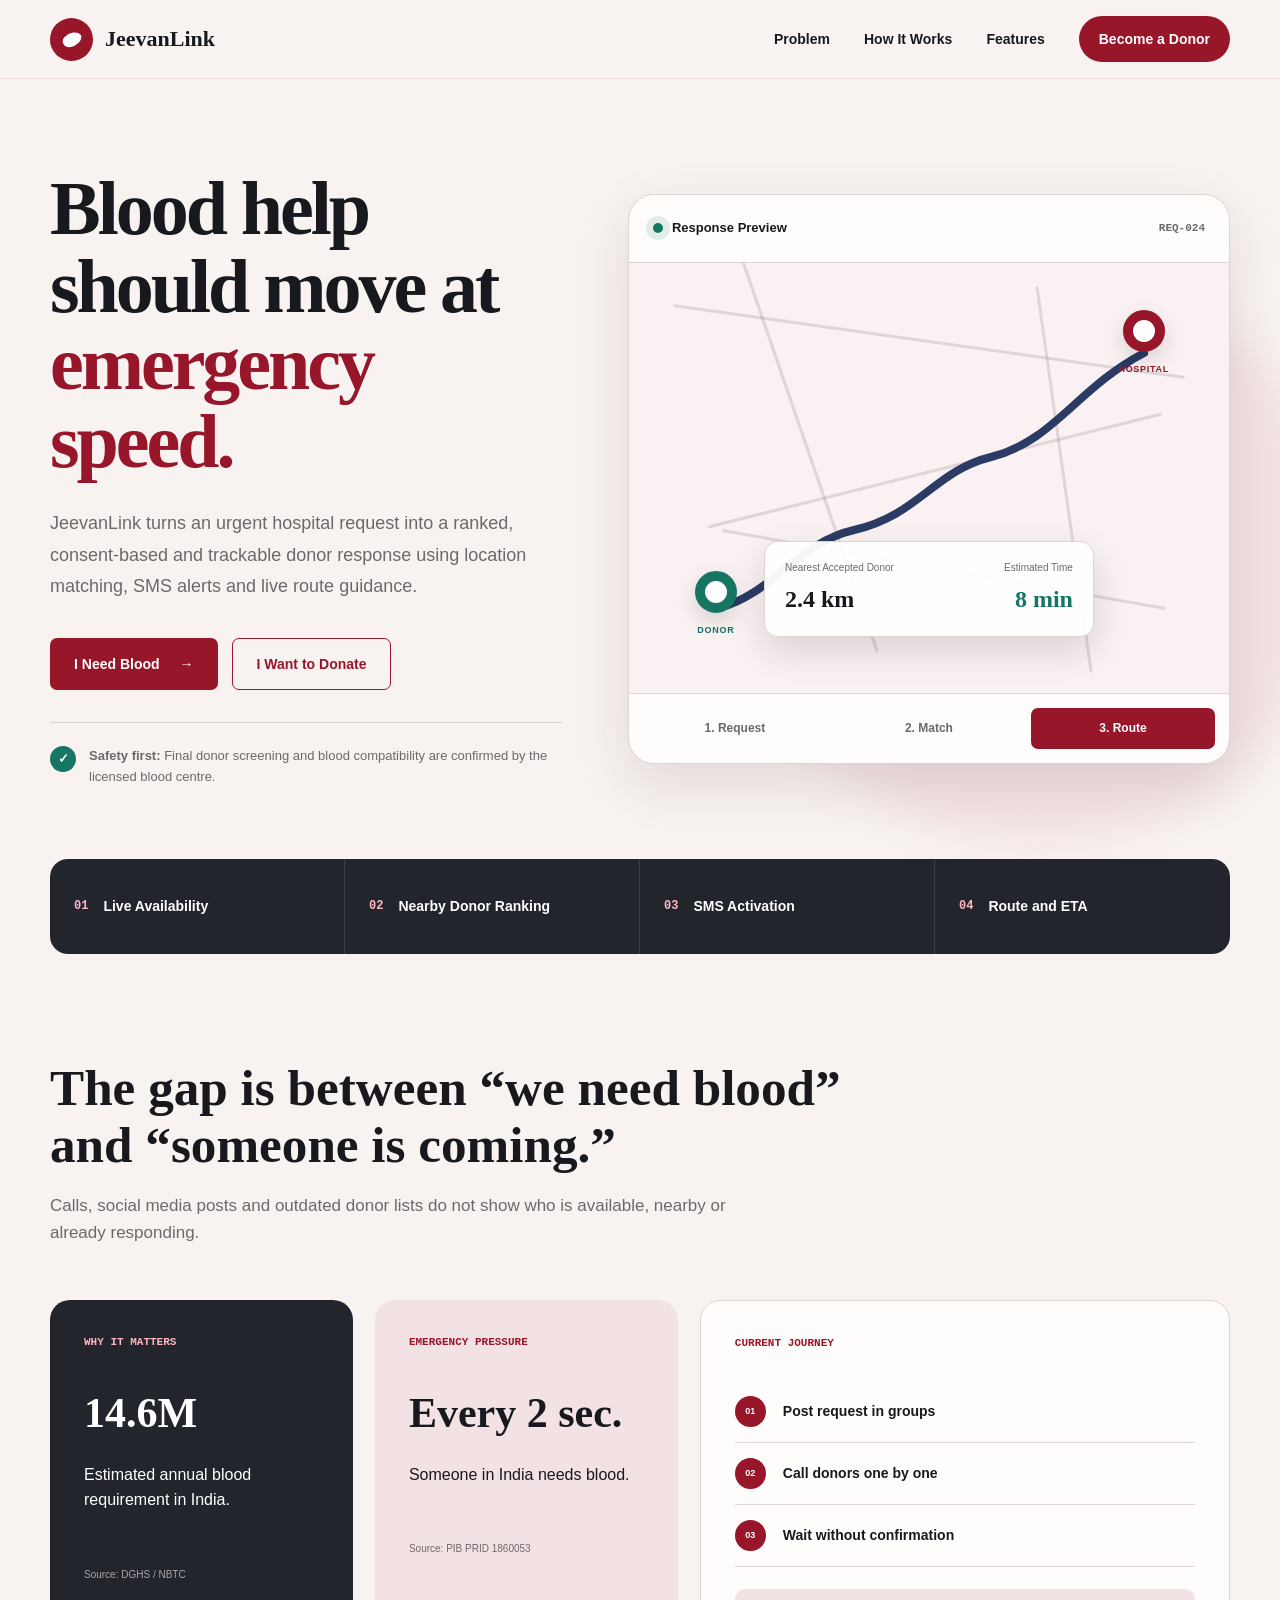
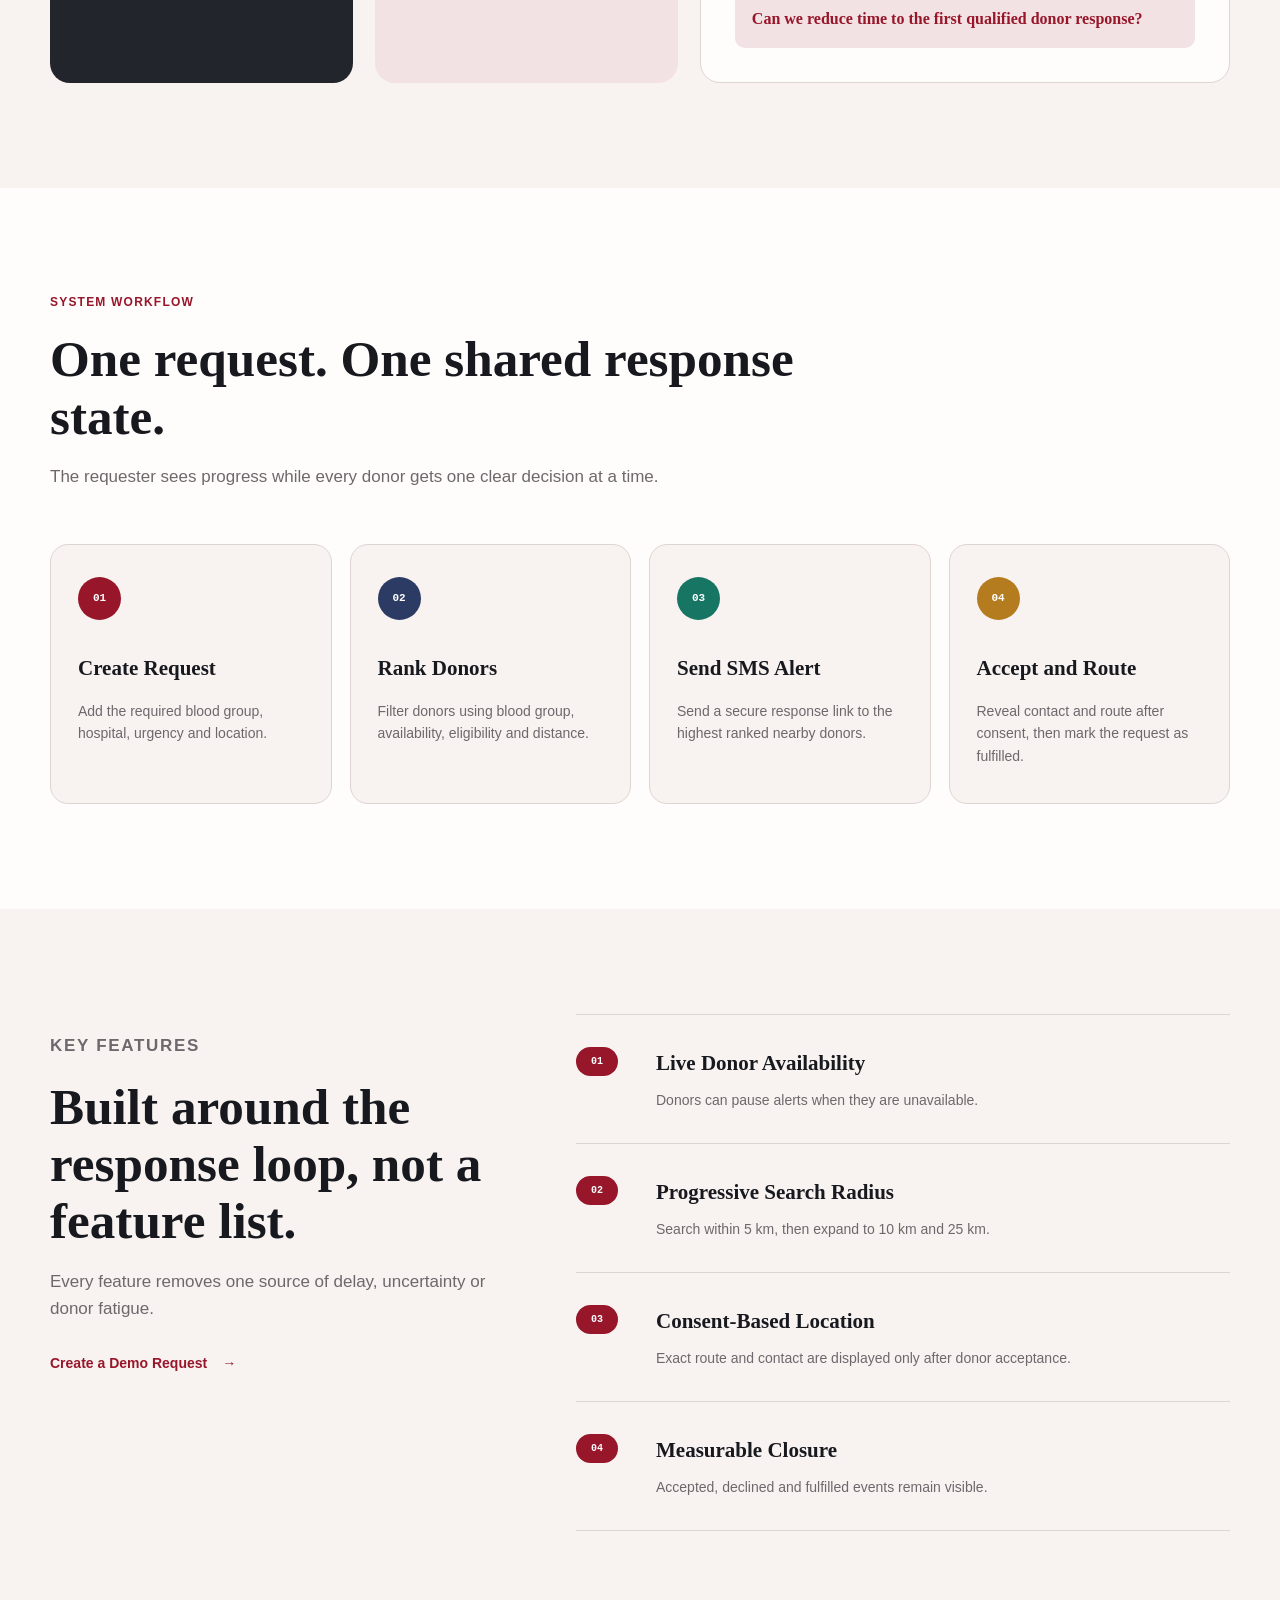
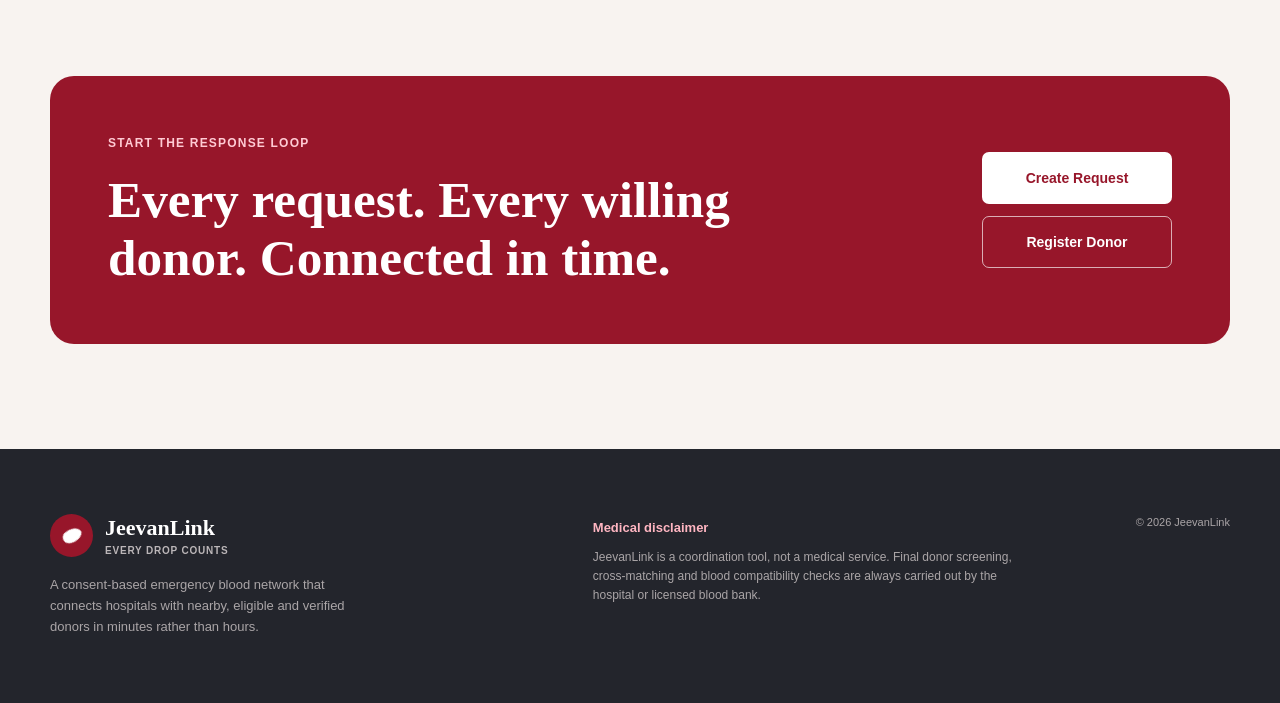
<file: frontend/index.html>
<!DOCTYPE html>
<html lang="en">
<head>
    <meta charset="UTF-8">

    <meta
        name="viewport"
        content="width=device-width, initial-scale=1.0"
    >

    <meta
        name="description"
        content="LifeLink connects urgent blood requests with nearby available donors."
    >

    <title>JeevanLink</title>

    <link rel="stylesheet" href="index.css">
    <script src="index.js" defer></script>
</head>
<body>

    <!-- ================= NAVBAR ================= -->

    <header class="header">

        <nav class="navbar container">

            <a href="#home" class="logo">

                <span class="logo-icon">
                    <span class="blood-drop"></span>
                </span>

                <span class="logo-text">
                    <strong>JeevanLink</strong>
                </span>

            </a>

            <button
                class="menu-button"
                id="menuButton"
                aria-label="Open menu"
                aria-expanded="false"
            >
                <span></span>
                <span></span>
                <span></span>
            </button>

            <div class="nav-links" id="navLinks">

                <a href="#problem">Problem</a>

                <a href="#workflow">How It Works</a>

                <a href="#features">Features</a>

                <a href="donar.html" class="nav-donor-button">
                    Become a Donor
                </a>

            </div>

        </nav>

    </header>


    <main>

        <!-- ================= HERO SECTION ================= -->

        <section class="hero" id="home">

            <div class="container hero-container">

                <!-- Hero Content -->

                <div class="hero-content reveal">

                    <h1>
                        Blood help should move at
                        <span>emergency speed.</span>
                    </h1>

                    <p class="hero-description">
                        JeevanLink turns an urgent hospital request into a
                        ranked, consent-based and trackable donor response
                        using location matching, SMS alerts and live route
                        guidance.
                    </p>

                    <div class="hero-buttons">

                        <a
                            href="request.html"
                            class="primary-button"
                        >
                            I Need Blood
                            <span>→</span>
                        </a>

                        <a
                            href="donar.html"
                            class="secondary-button"
                        >
                            I Want to Donate
                        </a>

                    </div>

                    <div class="safety-message">

                        <span class="check-icon">✓</span>

                        <p>
                            <strong>Safety first:</strong>
                            Final donor screening and blood compatibility
                            are confirmed by the licensed blood centre.
                        </p>

                    </div>

                </div>


                <!-- Map Preview -->

                <div class="hero-map reveal">

                    <div class="map-card">

                        <div class="map-card-header">

                            <div class="live-status">
                                <span class="live-dot"></span>
                                Response Preview
                            </div>

                            <span class="request-number">
                                REQ-024
                            </span>

                        </div>


                        <div class="map-area" id="mapArea">

                            <!-- Decorative roads -->

                            <span class="road road-one"></span>
                            <span class="road road-two"></span>
                            <span class="road road-three"></span>
                            <span class="road road-four"></span>
                            <span class="road road-five"></span>


                            <!-- Route line -->

                            <svg
                                class="route-svg"
                                viewBox="0 0 600 430"
                                aria-label="Route from donor to hospital"
                            >
                                <path
                                    d="
                                        M90 345
                                        C145 330 168 280 225 267
                                        C290 252 305 208 362 194
                                        C425 178 448 125 515 90
                                    "
                                />
                            </svg>


                            <!-- Donor Marker -->

                            <div class="location-marker donor-marker">

                                <span class="marker-circle"></span>

                                <small>DONOR</small>

                            </div>


                            <!-- Hospital Marker -->

                            <div class="location-marker hospital-marker">

                                <span class="marker-circle"></span>

                                <small>HOSPITAL</small>

                            </div>


                            <!-- Route Information -->

                            <div class="route-information">

                                <div>

                                    <small id="routeLabel">
                                        Nearest Accepted Donor
                                    </small>

                                    <strong id="routeDistance">
                                        2.4 km
                                    </strong>

                                </div>

                                <div class="eta-information">

                                    <small>Estimated Time</small>

                                    <strong id="routeTime">
                                        8 min
                                    </strong>

                                </div>

                            </div>

                        </div>


                        <!-- Preview Buttons -->

                        <div class="preview-buttons">

                            <button
                                type="button"
                                class="preview-button"
                                data-state="request"
                            >
                                1. Request
                            </button>

                            <button
                                type="button"
                                class="preview-button"
                                data-state="match"
                            >
                                2. Match
                            </button>

                            <button
                                type="button"
                                class="preview-button active"
                                data-state="route"
                            >
                                3. Route
                            </button>

                        </div>

                    </div>

                </div>

            </div>


            <!-- Capability Strip -->

            <div class="container">

                <div class="capability-strip reveal">

                    <div class="capability">

                        <strong>01</strong>

                        <span>Live Availability</span>

                    </div>

                    <div class="capability">

                        <strong>02</strong>

                        <span>Nearby Donor Ranking</span>

                    </div>

                    <div class="capability">

                        <strong>03</strong>

                        <span>SMS Activation</span>

                    </div>

                    <div class="capability">

                        <strong>04</strong>

                        <span>Route and ETA</span>

                    </div>

                </div>

            </div>

        </section>


        <!-- ================= PROBLEM SECTION ================= -->

        <section class="section problem-section" id="problem">

            <div class="container">

                <div class="section-heading reveal">

                    <h2>
                        The gap is between “we need blood”
                        and “someone is coming.”
                    </h2>

                    <p>
                        Calls, social media posts and outdated donor lists
                        do not show who is available, nearby or already
                        responding.
                    </p>

                </div>


                <div class="problem-cards">

                    <article class="problem-card dark-card reveal">

                        <p class="card-label">
                            WHY IT MATTERS
                        </p>

                        <h3>14.6M</h3>

                        <p>
                            Estimated annual blood requirement in India.
                        </p>

                        <small>
                            Source: DGHS / NBTC
                        </small>

                    </article>


                    <article class="problem-card light-card reveal">

                        <p class="card-label">
                            EMERGENCY PRESSURE
                        </p>

                        <h3>Every 2 sec.</h3>

                        <p>
                            Someone in India needs blood.
                        </p>

                        <small>
                            Source: PIB PRID 1860053
                        </small>

                    </article>


                    <article class="problem-card journey-card reveal">

                        <p class="card-label">
                            CURRENT JOURNEY
                        </p>

                        <div class="journey-step">
                            <span>01</span>
                            <p>Post request in groups</p>
                        </div>

                        <div class="journey-step">
                            <span>02</span>
                            <p>Call donors one by one</p>
                        </div>

                        <div class="journey-step">
                            <span>03</span>
                            <p>Wait without confirmation</p>
                        </div>

                        <div class="journey-question">
                            Can we reduce time to the first qualified
                            donor response?
                        </div>

                    </article>

                </div>

            </div>

        </section>


        <!-- ================= WORKFLOW SECTION ================= -->

        <section class="section workflow-section" id="workflow">

            <div class="container">

                <div class="section-heading reveal">

                    <p class="small-heading red-text">
                        SYSTEM WORKFLOW
                    </p>

                    <h2>
                        One request. One shared response state.
                    </h2>

                    <p>
                        The requester sees progress while every donor gets
                        one clear decision at a time.
                    </p>

                </div>


                <div class="workflow-grid">

                    <article class="workflow-card reveal">

                        <span class="step-number">01</span>

                        <h3>Create Request</h3>

                        <p>
                            Add the required blood group, hospital,
                            urgency and location.
                        </p>

                    </article>


                    <article class="workflow-card reveal">

                        <span class="step-number blue-number">02</span>

                        <h3>Rank Donors</h3>

                        <p>
                            Filter donors using blood group, availability,
                            eligibility and distance.
                        </p>

                    </article>


                    <article class="workflow-card reveal">

                        <span class="step-number green-number">03</span>

                        <h3>Send SMS Alert</h3>

                        <p>
                            Send a secure response link to the highest
                            ranked nearby donors.
                        </p>

                    </article>


                    <article class="workflow-card reveal">

                        <span class="step-number gold-number">04</span>

                        <h3>Accept and Route</h3>

                        <p>
                            Reveal contact and route after consent, then
                            mark the request as fulfilled.
                        </p>

                    </article>

                </div>

            </div>

        </section>


        <!-- ================= FEATURES SECTION ================= -->

        <section class="section features-section" id="features">

            <div class="container features-container">

                <div class="features-heading reveal">

                    <p class="small-heading red-text">
                        KEY FEATURES
                    </p>

                    <h2>
                        Built around the response loop,
                        not a feature list.
                    </h2>

                    <p>
                        Every feature removes one source of delay,
                        uncertainty or donor fatigue.
                    </p>

                    <a href="request.html" class="text-link">
                        Create a Demo Request
                        <span>→</span>
                    </a>

                </div>


                <div class="feature-list">

                    <article class="feature-item reveal">

                        <span>01</span>

                        <div>

                            <h3>Live Donor Availability</h3>

                            <p>
                                Donors can pause alerts when they are
                                unavailable.
                            </p>

                        </div>

                    </article>


                    <article class="feature-item reveal">

                        <span>02</span>

                        <div>

                            <h3>Progressive Search Radius</h3>

                            <p>
                                Search within 5 km, then expand to
                                10 km and 25 km.
                            </p>

                        </div>

                    </article>


                    <article class="feature-item reveal">

                        <span>03</span>

                        <div>

                            <h3>Consent-Based Location</h3>

                            <p>
                                Exact route and contact are displayed
                                only after donor acceptance.
                            </p>

                        </div>

                    </article>


                    <article class="feature-item reveal">

                        <span>04</span>

                        <div>

                            <h3>Measurable Closure</h3>

                            <p>
                                Accepted, declined and fulfilled events
                                remain visible.
                            </p>

                        </div>

                    </article>

                </div>

            </div>

        </section>


        <!-- ================= FINAL CTA ================= -->

        <section class="final-section">

            <div class="container">

                <div class="final-card reveal">

                    <div>

                        <p class="small-heading light-heading">
                            START THE RESPONSE LOOP
                        </p>

                        <h2>
                            Every request. Every willing donor.
                            Connected in time.
                        </h2>

                    </div>

                    <div class="final-buttons">

                        <a
                            href="request.html"
                            class="white-button"
                        >
                            Create Request
                        </a>

                        <a
                            href="donar.html"
                            class="outline-button"
                        >
                            Register Donor
                        </a>

                    </div>

                </div>

            </div>

        </section>

    </main>


    <!-- ================= FOOTER ================= -->

    <footer class="footer">

        <div class="container footer-container">

            <div>

                <a href="#home" class="logo footer-logo">

                    <span class="logo-icon">
                        <span class="blood-drop"></span>
                    </span>

                    <span class="logo-text">
                        <strong>JeevanLink</strong>
                        <small>Every drop counts</small>
                    </span>

                </a>

                <p>
                    A consent-based emergency blood network that connects
                    hospitals with nearby, eligible and verified donors in
                    minutes rather than hours.
                </p>

            </div>


            <div class="footer-warning">

                <strong>Medical disclaimer</strong>

                <p>
                    JeevanLink is a coordination tool, not a medical
                    service. Final donor screening, cross-matching and
                    blood compatibility checks are always carried out by
                    the hospital or licensed blood bank.
                </p>

            </div>


            <div>

                <p class="copyright">
                    &copy; <span id="currentYear">2026</span> JeevanLink
                </p>

            </div>

        </div>

    </footer>

</body>

</html>
</file>
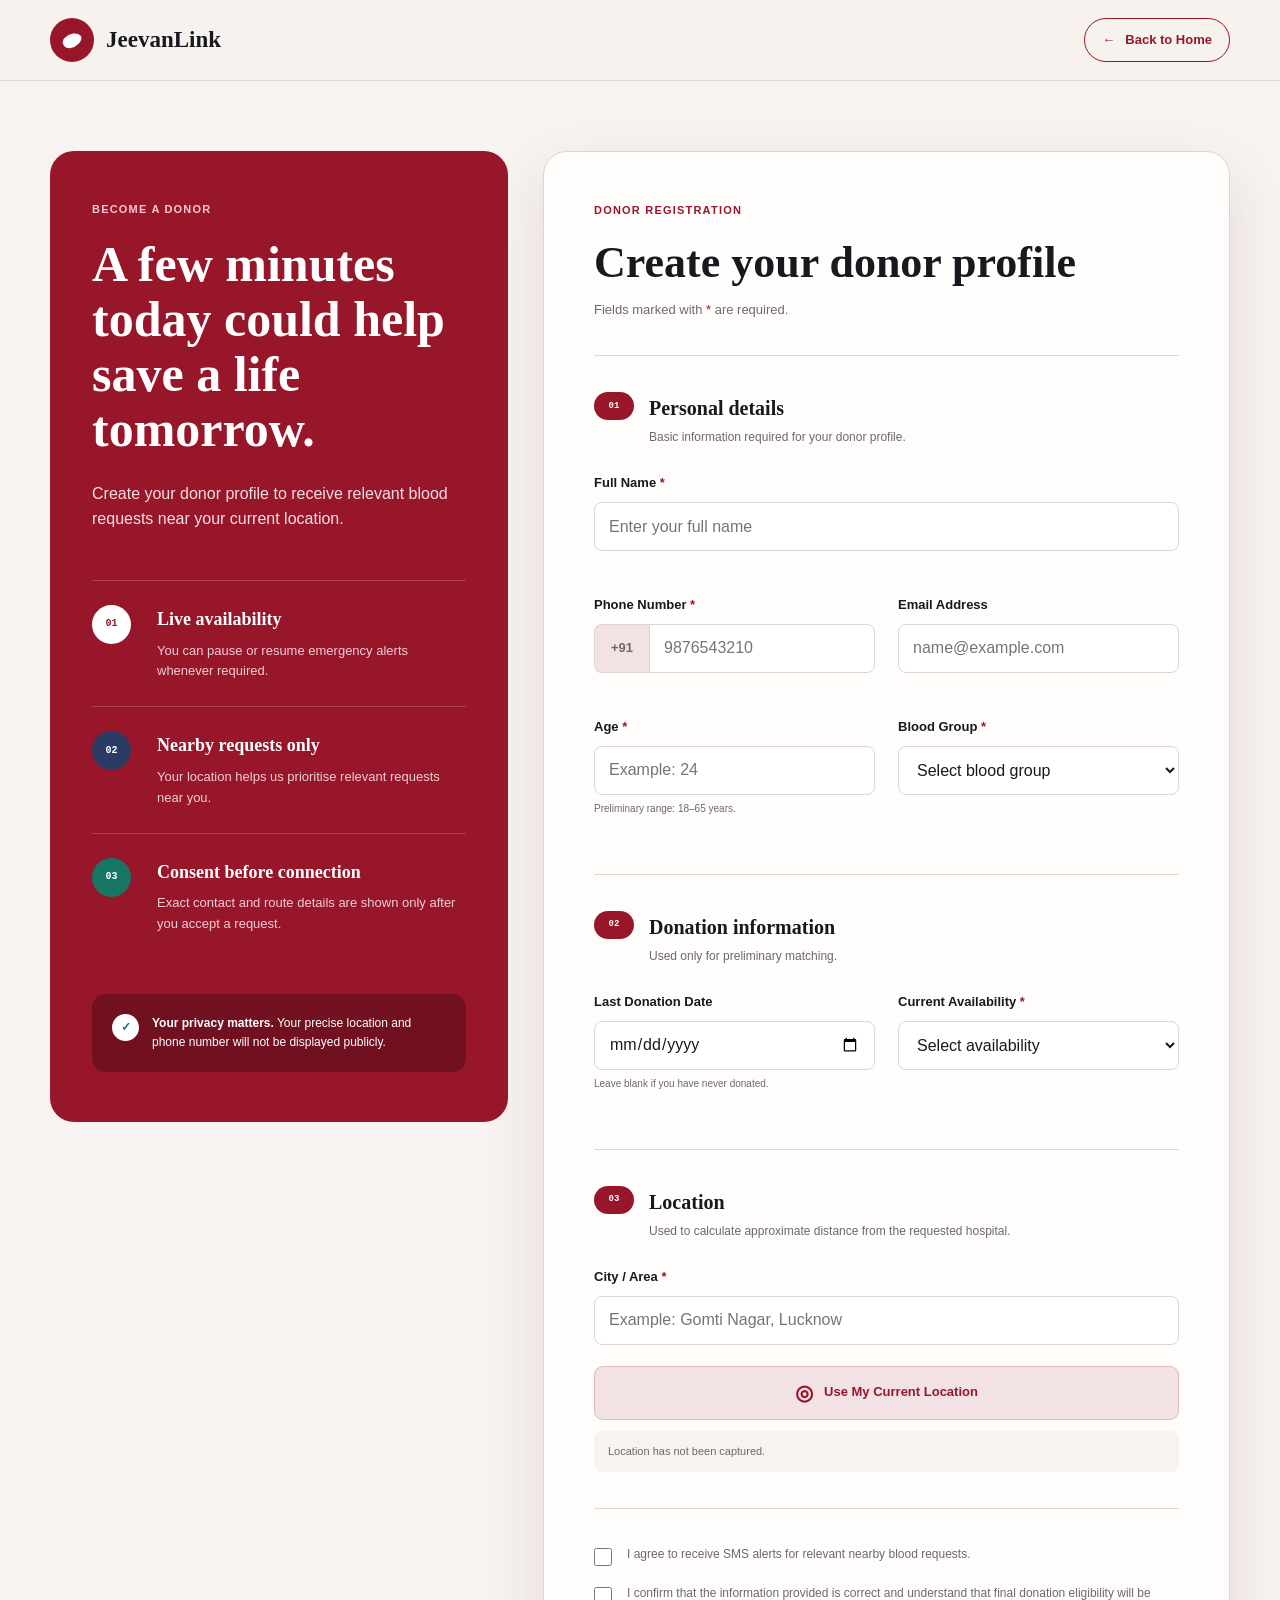
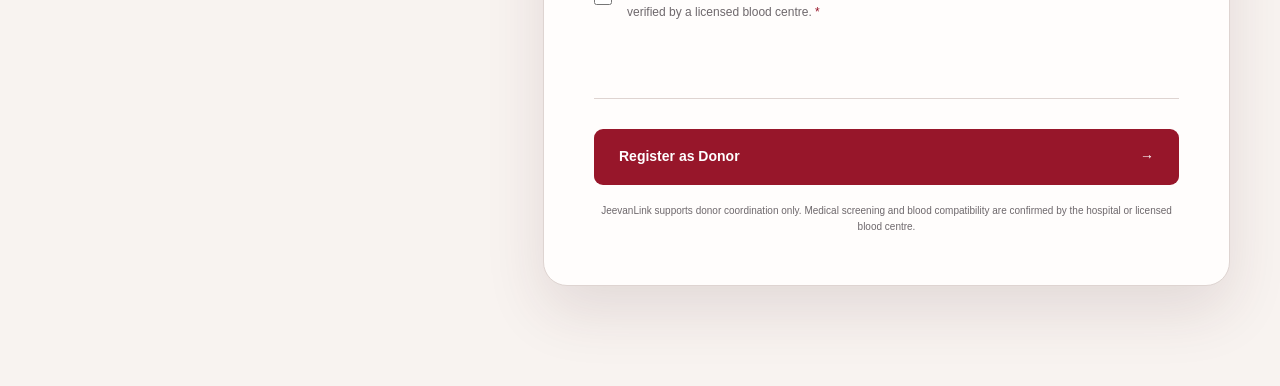
<file: frontend/donar.html>
<!DOCTYPE html>
<html lang="en">

<head>

    <meta charset="UTF-8">

    <meta
        name="viewport"
        content="width=device-width, initial-scale=1.0"
    >

    <meta
        name="description"
        content="Register as a blood donor on JeevanLink."
    >

    <title>Register as Donor | JeevanLink</title>

    <link rel="stylesheet" href="donar.css" >
    

</head>


<body>

    <!-- ================= NAVBAR ================= -->

    <header class="header">

        <nav class="navbar container">

            <a href="index.html" class="brand">

                <span class="brand-icon">
                    <span class="blood-drop"></span>
                </span>

                <span class="brand-name">
                    <strong>JeevanLink</strong>
                </span>

            </a>


            <a href="index.html" class="home-link">

                <span aria-hidden="true">←</span>

                Back to Home

            </a>

        </nav>

    </header>


    <!-- ================= MAIN CONTENT ================= -->

    <main class="main-section">

        <div class="container registration-layout">


            <!-- ================= LEFT PANEL ================= -->

            <section class="information-panel">

                <p class="small-heading">
                    BECOME A DONOR
                </p>

                <h1>
                    A few minutes today could help save a life tomorrow.
                </h1>

                <p class="panel-description">
                    Create your donor profile to receive relevant blood
                    requests near your current location.
                </p>


                <div class="information-list">

                    <div class="information-item">

                        <span class="item-number">01</span>

                        <div>

                            <h2>Live availability</h2>

                            <p>
                                You can pause or resume emergency alerts
                                whenever required.
                            </p>

                        </div>

                    </div>


                    <div class="information-item">

                        <span class="item-number blue-number">
                            02
                        </span>

                        <div>

                            <h2>Nearby requests only</h2>

                            <p>
                                Your location helps us prioritise relevant
                                requests near you.
                            </p>

                        </div>

                    </div>


                    <div class="information-item">

                        <span class="item-number green-number">
                            03
                        </span>

                        <div>

                            <h2>Consent before connection</h2>

                            <p>
                                Exact contact and route details are shown
                                only after you accept a request.
                            </p>

                        </div>

                    </div>

                </div>


                <div class="privacy-note">

                    <span class="privacy-icon">✓</span>

                    <p>
                        <strong>Your privacy matters.</strong>

                        Your precise location and phone number will not
                        be displayed publicly.
                    </p>

                </div>

            </section>


            <!-- ================= FORM PANEL ================= -->

            <section class="form-panel">

                <div class="form-heading">

                    <p class="small-heading red-heading">
                        DONOR REGISTRATION
                    </p>

                    <h2>Create your donor profile</h2>

                    <p>
                        Fields marked with
                        <span class="required-star">*</span>
                        are required.
                    </p>

                </div>


                <!-- Form Message -->

                <div
                    class="form-message"
                    id="formMessage"
                    role="alert"
                    aria-live="polite"
                ></div>


                <form id="donorForm" novalidate>


                    <!-- Personal Details -->

                    <div class="form-section">

                        <div class="section-title">

                            <span>01</span>

                            <div>

                                <h3>Personal details</h3>

                                <p>
                                    Basic information required for your
                                    donor profile.
                                </p>

                            </div>

                        </div>


                        <div class="form-grid">

                            <div class="form-group full-width">

                                <label for="fullName">

                                    Full Name

                                    <span class="required-star">*</span>

                                </label>

                                <input
                                    type="text"
                                    id="fullName"
                                    name="fullName"
                                    placeholder="Enter your full name"
                                    autocomplete="name"
                                    required
                                >

                                <small
                                    class="error-message"
                                    id="fullNameError"
                                ></small>

                            </div>


                            <div class="form-group">

                                <label for="phoneNumber">

                                    Phone Number

                                    <span class="required-star">*</span>

                                </label>

                                <div class="phone-input">

                                    <span>+91</span>

                                    <input
                                        type="tel"
                                        id="phoneNumber"
                                        name="phoneNumber"
                                        placeholder="9876543210"
                                        maxlength="10"
                                        inputmode="numeric"
                                        autocomplete="tel"
                                        required
                                    >

                                </div>

                                <small
                                    class="error-message"
                                    id="phoneNumberError"
                                ></small>

                            </div>


                            <div class="form-group">

                                <label for="email">
                                    Email Address
                                </label>

                                <input
                                    type="email"
                                    id="email"
                                    name="email"
                                    placeholder="name@example.com"
                                    autocomplete="email"
                                >

                                <small
                                    class="error-message"
                                    id="emailError"
                                ></small>

                            </div>


                            <div class="form-group">

                                <label for="age">

                                    Age

                                    <span class="required-star">*</span>

                                </label>

                                <input
                                    type="number"
                                    id="age"
                                    name="age"
                                    placeholder="Example: 24"
                                    min="18"
                                    max="65"
                                    required
                                >

                                <small
                                    class="input-hint"
                                >
                                    Preliminary range: 18–65 years.
                                </small>

                                <small
                                    class="error-message"
                                    id="ageError"
                                ></small>

                            </div>


                            <div class="form-group">

                                <label for="bloodGroup">

                                    Blood Group

                                    <span class="required-star">*</span>

                                </label>

                                <select
                                    id="bloodGroup"
                                    name="bloodGroup"
                                    required
                                >

                                    <option value="">
                                        Select blood group
                                    </option>

                                    <option value="A+">A+</option>
                                    <option value="A-">A-</option>
                                    <option value="B+">B+</option>
                                    <option value="B-">B-</option>
                                    <option value="AB+">AB+</option>
                                    <option value="AB-">AB-</option>
                                    <option value="O+">O+</option>
                                    <option value="O-">O-</option>

                                </select>

                                <small
                                    class="error-message"
                                    id="bloodGroupError"
                                ></small>

                            </div>

                        </div>

                    </div>


                    <!-- Donation Information -->

                    <div class="form-section">

                        <div class="section-title">

                            <span>02</span>

                            <div>

                                <h3>Donation information</h3>

                                <p>
                                    Used only for preliminary matching.
                                </p>

                            </div>

                        </div>


                        <div class="form-grid">

                            <div class="form-group">

                                <label for="lastDonationDate">
                                    Last Donation Date
                                </label>

                                <input
                                    type="date"
                                    id="lastDonationDate"
                                    name="lastDonationDate"
                                >

                                <small
                                    class="input-hint"
                                    id="donationHint"
                                >
                                    Leave blank if you have never donated.
                                </small>

                                <small
                                    class="error-message"
                                    id="lastDonationDateError"
                                ></small>

                            </div>


                            <div class="form-group">

                                <label for="availability">

                                    Current Availability

                                    <span class="required-star">*</span>

                                </label>

                                <select
                                    id="availability"
                                    name="availability"
                                    required
                                >

                                    <option value="">
                                        Select availability
                                    </option>

                                    <option value="available">
                                        Available now
                                    </option>

                                    <option value="urgent-only">
                                        Urgent requests only
                                    </option>

                                    <option value="unavailable">
                                        Currently unavailable
                                    </option>

                                </select>

                                <small
                                    class="error-message"
                                    id="availabilityError"
                                ></small>

                            </div>

                        </div>

                    </div>


                    <!-- Location Details -->

                    <div class="form-section">

                        <div class="section-title">

                            <span>03</span>

                            <div>

                                <h3>Location</h3>

                                <p>
                                    Used to calculate approximate distance
                                    from the requested hospital.
                                </p>

                            </div>

                        </div>


                        <div class="form-group">

                            <label for="city">

                                City / Area

                                <span class="required-star">*</span>

                            </label>

                            <input
                                type="text"
                                id="city"
                                name="city"
                                placeholder="Example: Gomti Nagar, Lucknow"
                                required
                            >

                            <small
                                class="error-message"
                                id="cityError"
                            ></small>

                        </div>


                        <button
                            type="button"
                            class="location-button"
                            id="locationButton"
                        >

                            <span class="location-symbol">
                                ◎
                            </span>

                            <span id="locationButtonText">
                                Use My Current Location
                            </span>

                        </button>


                        <div
                            class="location-status"
                            id="locationStatus"
                            aria-live="polite"
                        >

                            Location has not been captured.

                        </div>


                        <input
                            type="hidden"
                            id="latitude"
                            name="latitude"
                        >

                        <input
                            type="hidden"
                            id="longitude"
                            name="longitude"
                        >

                        <small
                            class="error-message"
                            id="locationError"
                        ></small>

                    </div>


                    <!-- Consent -->

                    <div class="form-section consent-section">

                        <div class="checkbox-group">

                            <input
                                type="checkbox"
                                id="smsConsent"
                                name="smsConsent"
                            >

                            <label for="smsConsent">

                                I agree to receive SMS alerts for relevant
                                nearby blood requests.

                            </label>

                        </div>


                        <div class="checkbox-group">

                            <input
                                type="checkbox"
                                id="informationConsent"
                                name="informationConsent"
                                required
                            >

                            <label for="informationConsent">

                                I confirm that the information provided
                                is correct and understand that final
                                donation eligibility will be verified by
                                a licensed blood centre.

                                <span class="required-star">*</span>

                            </label>

                        </div>


                        <small
                            class="error-message"
                            id="informationConsentError"
                        ></small>

                    </div>


                    <!-- Submit -->

                    <button
                        type="submit"
                        class="submit-button"
                        id="submitButton"
                    >

                        <span id="submitButtonText">
                            Register as Donor
                        </span>

                        <span aria-hidden="true">→</span>

                    </button>


                    <p class="medical-disclaimer">

                        JeevanLink supports donor coordination only.
                        Medical screening and blood compatibility are
                        confirmed by the hospital or licensed blood
                        centre.

                    </p>

                </form>

            </section>

        </div>

    </main>


    <!-- ================= SUCCESS POPUP ================= -->

    <div
        class="success-overlay"
        id="successOverlay"
        aria-hidden="true"
    >

        <div class="success-card">

            <span class="success-check">✓</span>

            <p class="small-heading red-heading">
                REGISTRATION COMPLETE
            </p>

            <h2>Thank you for becoming a donor.</h2>

            <p>
                Your donor profile has been created successfully.
                You can now receive relevant nearby blood requests.
            </p>

            <div class="donor-id-box">

                Donor ID:

                <strong id="registeredDonorId">
                    JL-0000
                </strong>

            </div>

            <div class="success-buttons">

                <button
                    type="button"
                    class="submit-button"
                    id="closeSuccessButton"
                >
                    Register Another Donor
                </button>

                <a
                    href="index.html"
                    class="home-button"
                >
                    Go to Home
                </a>

            </div>

        </div>

    </div>


    <script src="donar.js"></script>

</body>

</html>
</file>
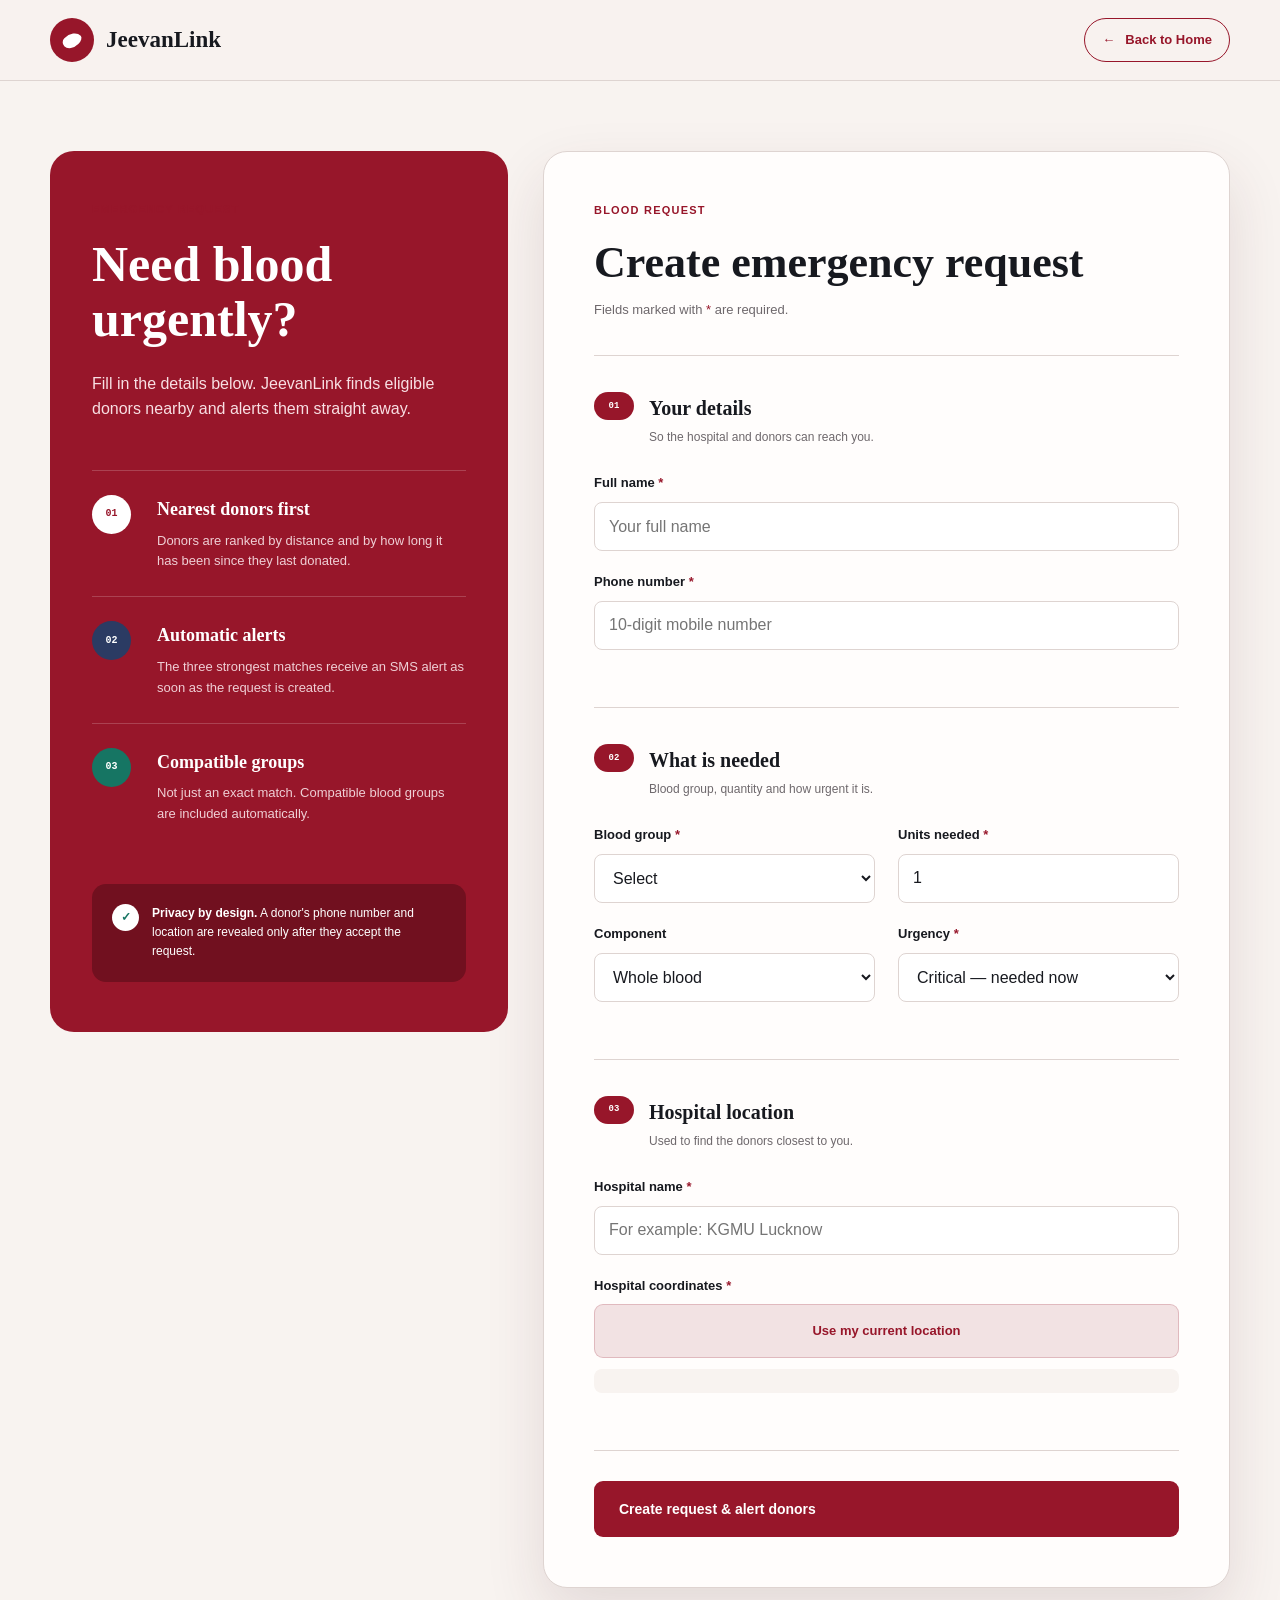
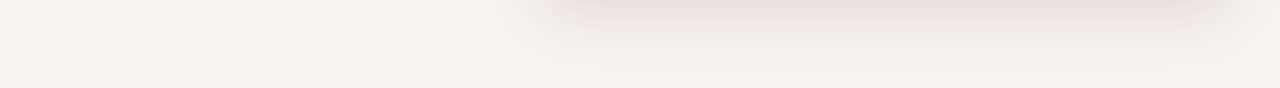
<file: frontend/request.html>
<!DOCTYPE html>
<html lang="en">

<head>

    <meta charset="UTF-8">

    <meta
        name="viewport"
        content="width=device-width, initial-scale=1.0"
    >

    <meta
        name="description"
        content="Raise an emergency blood request on JeevanLink."
    >

    <title>Request Blood | JeevanLink</title>

    <link rel="stylesheet" href="donar.css">

    <style>
        /* The .information-item styles in donar.css are written for the
           red panel (white text). The results list sits on a white card,
           so it needs readable colours of its own. */

        #matchList .information-item {
            border-bottom: 1px solid var(--border);
        }

        #matchList .information-item:last-child {
            border-bottom: none;
        }

        #matchList .information-item h2 {
            color: var(--text);
            font-size: 18px;
        }

        #matchList .information-item p {
            margin-top: 4px;
            color: var(--muted);
            font-size: 13px;
        }

        #matchList .item-number {
            color: var(--white);
            background: var(--red);
            font-size: 12px;
        }

        #resultPanel {
            margin-top: 30px;
        }

        #resultToken {
            margin-top: 18px;
            word-break: break-all;
        }
    </style>

</head>


<body>

    <!-- ================= NAVBAR ================= -->

    <header class="header">

        <nav class="navbar container">

            <a href="index.html" class="brand">

                <span class="brand-icon">
                    <span class="blood-drop"></span>
                </span>

                <span class="brand-name">
                    <strong>JeevanLink</strong>
                </span>

            </a>


            <a href="index.html" class="home-link">

                <span aria-hidden="true">←</span>

                Back to Home

            </a>

        </nav>

    </header>


    <!-- ================= MAIN CONTENT ================= -->

    <main class="main-section">

        <div class="container registration-layout">

            <!-- ================= INFO PANEL ================= -->

            <section class="information-panel">

                <p class="small-heading red-heading">
                    EMERGENCY REQUEST
                </p>

                <h1>Need blood urgently?</h1>

                <p class="panel-description">
                    Fill in the details below. JeevanLink finds eligible
                    donors nearby and alerts them straight away.
                </p>


                <div class="information-list">

                    <div class="information-item">

                        <span class="item-number">
                            01
                        </span>

                        <div>

                            <h2>Nearest donors first</h2>

                            <p>
                                Donors are ranked by distance and by how
                                long it has been since they last donated.
                            </p>

                        </div>

                    </div>


                    <div class="information-item">

                        <span class="item-number blue-number">
                            02
                        </span>

                        <div>

                            <h2>Automatic alerts</h2>

                            <p>
                                The three strongest matches receive an SMS
                                alert as soon as the request is created.
                            </p>

                        </div>

                    </div>


                    <div class="information-item">

                        <span class="item-number green-number">
                            03
                        </span>

                        <div>

                            <h2>Compatible groups</h2>

                            <p>
                                Not just an exact match. Compatible blood
                                groups are included automatically.
                            </p>

                        </div>

                    </div>

                </div>


                <div class="privacy-note">

                    <span class="privacy-icon">✓</span>

                    <p>
                        <strong>Privacy by design.</strong>

                        A donor's phone number and location are revealed
                        only after they accept the request.
                    </p>

                </div>

            </section>


            <!-- ================= FORM PANEL ================= -->

            <section class="form-panel">

                <div class="form-heading">

                    <p class="small-heading red-heading">
                        BLOOD REQUEST
                    </p>

                    <h2>Create emergency request</h2>

                    <p>
                        Fields marked with
                        <span class="required-star">*</span>
                        are required.
                    </p>

                </div>


                <div
                    class="form-message"
                    id="formMessage"
                    role="alert"
                    aria-live="polite"
                ></div>


                <form id="requestForm" novalidate>

                    <!-- ---------- REQUESTER ---------- -->

                    <div class="form-section">

                        <div class="section-title">

                            <span>01</span>

                            <div>

                                <h3>Your details</h3>

                                <p>
                                    So the hospital and donors can reach you.
                                </p>

                            </div>

                        </div>


                        <div class="form-group">

                            <label for="requesterName">
                                Full name
                                <span class="required-star">*</span>
                            </label>

                            <input
                                type="text"
                                id="requesterName"
                                name="requesterName"
                                placeholder="Your full name"
                                autocomplete="name"
                            >

                            <p class="error-message" id="requesterNameError"></p>

                        </div>


                        <div class="form-group">

                            <label for="requesterPhone">
                                Phone number
                                <span class="required-star">*</span>
                            </label>

                            <input
                                type="tel"
                                id="requesterPhone"
                                name="requesterPhone"
                                placeholder="10-digit mobile number"
                                maxlength="10"
                                inputmode="numeric"
                                autocomplete="tel"
                            >

                            <p class="error-message" id="requesterPhoneError"></p>

                        </div>

                    </div>


                    <!-- ---------- REQUIREMENT ---------- -->

                    <div class="form-section">

                        <div class="section-title">

                            <span>02</span>

                            <div>

                                <h3>What is needed</h3>

                                <p>
                                    Blood group, quantity and how urgent it is.
                                </p>

                            </div>

                        </div>


                        <div class="form-grid">

                            <div class="form-group">

                                <label for="bloodGroup">
                                    Blood group
                                    <span class="required-star">*</span>
                                </label>

                                <select id="bloodGroup" name="bloodGroup">
                                    <option value="">Select</option>
                                    <option value="A+">A+</option>
                                    <option value="A-">A-</option>
                                    <option value="B+">B+</option>
                                    <option value="B-">B-</option>
                                    <option value="AB+">AB+</option>
                                    <option value="AB-">AB-</option>
                                    <option value="O+">O+</option>
                                    <option value="O-">O-</option>
                                </select>

                                <p class="error-message" id="bloodGroupError"></p>

                            </div>


                            <div class="form-group">

                                <label for="units">
                                    Units needed
                                    <span class="required-star">*</span>
                                </label>

                                <input
                                    type="number"
                                    id="units"
                                    name="units"
                                    min="1"
                                    max="10"
                                    value="1"
                                >

                                <p class="error-message" id="unitsError"></p>

                            </div>

                        </div>


                        <div class="form-grid">

                            <div class="form-group">

                                <label for="bloodComponent">
                                    Component
                                </label>

                                <select id="bloodComponent" name="bloodComponent">
                                    <option value="whole_blood">Whole blood</option>
                                    <option value="platelets">Platelets</option>
                                    <option value="plasma">Plasma</option>
                                    <option value="rbc">Red cells</option>
                                </select>

                            </div>


                            <div class="form-group">

                                <label for="urgency">
                                    Urgency
                                    <span class="required-star">*</span>
                                </label>

                                <select id="urgency" name="urgency">
                                    <option value="critical">Critical — needed now</option>
                                    <option value="urgent">Urgent — needed today</option>
                                    <option value="normal">Normal — planned</option>
                                </select>

                                <p class="error-message" id="urgencyError"></p>

                            </div>

                        </div>

                    </div>


                    <!-- ---------- LOCATION ---------- -->

                    <div class="form-section">

                        <div class="section-title">

                            <span>03</span>

                            <div>

                                <h3>Hospital location</h3>

                                <p>
                                    Used to find the donors closest to you.
                                </p>

                            </div>

                        </div>


                        <div class="form-group">

                            <label for="hospital">
                                Hospital name
                                <span class="required-star">*</span>
                            </label>

                            <input
                                type="text"
                                id="hospital"
                                name="hospital"
                                placeholder="For example: KGMU Lucknow"
                            >

                            <p class="error-message" id="hospitalError"></p>

                        </div>


                        <div class="form-group">

                            <label>
                                Hospital coordinates
                                <span class="required-star">*</span>
                            </label>

                            <button
                                type="button"
                                class="location-button"
                                id="locationButton"
                            >
                                <span id="locationButtonText">
                                    Use my current location
                                </span>
                            </button>

                            <p class="location-status" id="locationStatus"></p>

                            <input type="hidden" id="latitude">
                            <input type="hidden" id="longitude">

                            <p class="error-message" id="locationError"></p>

                        </div>

                    </div>


                    <!-- ---------- SUBMIT ---------- -->

                    <button
                        type="submit"
                        class="submit-button"
                        id="submitButton"
                    >
                        <span id="submitButtonText">
                            Create request & alert donors
                        </span>
                    </button>

                </form>

            </section>

        </div>


        <!-- ================= RESULT ================= -->

        <div class="container">

            <section
                class="form-panel"
                id="resultPanel"
                hidden
            >

                <div class="form-heading">

                    <p class="small-heading red-heading">
                        MATCHED DONORS
                    </p>

                    <h2 id="resultHeading">Request created</h2>

                    <p id="resultSummary"></p>

                </div>

                <div id="matchList"></div>

                <p class="location-status" id="resultToken"></p>

            </section>

        </div>

    </main>


    <script src="request.js"></script>

</body>

</html>
</file>
<file: frontend/index.css>
/* ================= ROOT VARIABLES ================= */

:root {
    --background: #f8f3f0;
    --paper: #fffdfc;
    --text: #17191f;
    --muted: #6e686c;

    --red: #97162a;
    --dark-red: #71101f;
    --light-red: #f2e2e3;

    --blue: #2b3b63;
    --light-blue: #e7ecf7;

    --green: #167563;
    --light-green: #e2f1ec;

    --gold: #b57b1f;
    --light-gold: #f6edd9;

    --border: #ded4d1;
    --dark: #23252c;
    --white: #ffffff;

    --serif-font: Georgia, "Times New Roman", serif;

    --sans-font:
        "Segoe UI",
        Arial,
        sans-serif;

    --shadow:
        0 20px 55px rgba(72, 31, 38, 0.12);
}


/* ================= RESET ================= */

* {
    margin: 0;
    padding: 0;
    box-sizing: border-box;
}

html {
    scroll-behavior: smooth;
}

body {
    font-family: var(--sans-font);
    background: var(--background);
    color: var(--text);
    line-height: 1.6;
}

body.menu-open {
    overflow: hidden;
}

a {
    color: inherit;
    text-decoration: none;
}

button,
input,
select,
textarea {
    font: inherit;
}

button {
    border: none;
    cursor: pointer;
}

img,
svg {
    max-width: 100%;
}

.container {
    width: min(1180px, calc(100% - 40px));
    margin-inline: auto;
}

.section {
    padding: 105px 0;
}


/* ================= NAVBAR ================= */

.header {
    position: sticky;
    top: 0;
    z-index: 1000;

    background: rgba(248, 243, 240, 0.9);
    backdrop-filter: blur(16px);

    border-bottom: 1px solid rgba(151, 22, 42, 0.1);
}

.navbar {
    min-height: 78px;

    display: flex;
    align-items: center;
    justify-content: space-between;
}

.logo {
    display: inline-flex;
    align-items: center;
    gap: 12px;
}

.logo-icon {
    width: 43px;
    height: 43px;

    display: grid;
    place-items: center;

    background: var(--red);
    border-radius: 50%;
}

.blood-drop {
    width: 14px;
    height: 19px;

    display: block;

    background: var(--white);

    border-radius:
        70% 30% 60% 40% /
        70% 40% 60% 30%;

    transform: rotate(45deg);
}

.logo-text {
    display: flex;
    flex-direction: column;
    line-height: 1.15;
}

.logo-text strong {
    font-family: var(--serif-font);
    font-size: 22px;
}

.logo-text small {
    margin-top: 4px;

    color: var(--muted);

    font-size: 10px;
    font-weight: 700;
    letter-spacing: 0.08em;
    text-transform: uppercase;
}

.nav-links {
    display: flex;
    align-items: center;
    gap: 34px;

    font-size: 14px;
    font-weight: 600;
}

.nav-links > a:not(.nav-donor-button) {
    position: relative;
}

.nav-links > a:not(.nav-donor-button)::after {
    content: "";

    position: absolute;
    left: 0;
    bottom: -7px;

    width: 0;
    height: 2px;

    background: var(--red);

    transition: width 0.25s ease;
}

.nav-links > a:not(.nav-donor-button):hover::after {
    width: 100%;
}

.nav-donor-button {
    padding: 12px 20px;

    color: var(--white);
    background: var(--red);

    border-radius: 999px;

    transition:
        background 0.2s ease,
        transform 0.2s ease;
}

.nav-donor-button:hover {
    background: var(--dark-red);
    transform: translateY(-2px);
}

.menu-button {
    width: 42px;
    height: 42px;

    display: none;
    align-items: center;
    justify-content: center;
    flex-direction: column;
    gap: 5px;

    background: transparent;
}

.menu-button span {
    width: 24px;
    height: 2px;

    background: var(--text);

    transition: 0.25s ease;
}


/* ================= COMMON ELEMENTS ================= */

.small-heading {
    margin-bottom: 18px;

    color: var(--red);

    font-size: 12px;
    font-weight: 800;

    letter-spacing: 0.1em;
    text-transform: uppercase;
}

.red-text {
    color: var(--red);
}

.light-heading {
    color: #ffcbd4;
}

.section-heading {
    max-width: 800px;
    margin-bottom: 54px;
}

.section-heading h2,
.features-heading h2,
.final-card h2 {
    font-family: var(--serif-font);
    font-size: clamp(34px, 4vw, 53px);
    line-height: 1.12;
}

.section-heading > p:last-child,
.features-heading > p {
    max-width: 700px;
    margin-top: 18px;

    color: var(--muted);
    font-size: 17px;
}

.primary-button,
.secondary-button,
.white-button,
.outline-button {
    min-height: 52px;
    padding: 0 24px;

    display: inline-flex;
    align-items: center;
    justify-content: center;
    gap: 20px;

    border-radius: 7px;

    font-size: 14px;
    font-weight: 700;

    transition:
        transform 0.2s ease,
        box-shadow 0.2s ease,
        background 0.2s ease;
}

.primary-button {
    color: var(--white);
    background: var(--red);
}

.primary-button:hover {
    background: var(--dark-red);
    transform: translateY(-3px);

    box-shadow:
        0 12px 24px rgba(151, 22, 42, 0.2);
}

.secondary-button {
    color: var(--red);
    background: transparent;

    border: 1px solid var(--red);
}

.secondary-button:hover {
    color: var(--white);
    background: var(--red);

    transform: translateY(-3px);
}


/* ================= HERO SECTION ================= */

.hero {
    overflow: hidden;
    padding: 80px 0 0;
}

.hero-container {
    min-height: 640px;

    display: grid;
    grid-template-columns: 0.92fr 1.08fr;
    align-items: center;
    gap: 65px;
}

.hero-content h1 {
    max-width: 620px;

    font-family: var(--serif-font);
    font-size: clamp(48px, 6vw, 76px);

    line-height: 1.02;
    letter-spacing: -0.04em;
}

.hero-content h1 span {
    display: block;
    color: var(--red);
}

.hero-description {
    max-width: 610px;

    margin-top: 28px;

    color: var(--muted);

    font-size: 18px;
    line-height: 1.75;
}

.hero-buttons {
    margin-top: 35px;

    display: flex;
    flex-wrap: wrap;
    gap: 14px;
}

.safety-message {
    max-width: 610px;

    margin-top: 32px;
    padding-top: 23px;

    display: flex;
    gap: 13px;
    align-items: flex-start;

    border-top: 1px solid var(--border);

    color: var(--muted);
    font-size: 13px;
}

.check-icon {
    min-width: 26px;
    height: 26px;

    display: grid;
    place-items: center;

    color: var(--white);
    background: var(--green);

    border-radius: 50%;

    font-size: 13px;
    font-weight: 800;
}


/* ================= MAP PREVIEW ================= */

.hero-map {
    position: relative;
}

.hero-map::before {
    content: "";

    position: absolute;
    inset: 12% -18% -14% 18%;

    z-index: -1;

    background: var(--light-red);

    border-radius: 50%;
    filter: blur(20px);
}

.map-card {
    overflow: hidden;

    background: var(--paper);

    border: 1px solid var(--border);
    border-radius: 26px;

    box-shadow: var(--shadow);
}

.map-card-header {
    height: 68px;
    padding: 0 24px;

    display: flex;
    align-items: center;
    justify-content: space-between;

    border-bottom: 1px solid var(--border);
}

.live-status {
    display: flex;
    align-items: center;
    gap: 9px;

    font-size: 13px;
    font-weight: 700;
}

.live-dot {
    width: 10px;
    height: 10px;

    background: var(--green);

    border-radius: 50%;

    box-shadow:
        0 0 0 7px rgba(22, 117, 99, 0.12);

    animation: pulse 2s infinite;
}

.request-number {
    color: var(--muted);

    font-family: monospace;
    font-size: 11px;
    font-weight: 700;
}

.map-area {
    position: relative;

    min-height: 430px;

    overflow: hidden;

    background:
        linear-gradient(
            rgba(255, 255, 255, 0.52),
            rgba(255, 255, 255, 0.52)
        ),
        var(--light-red);
}

.road {
    position: absolute;

    height: 3px;
    background: rgba(111, 84, 90, 0.18);

    border-radius: 999px;
}

.road-one {
    width: 86%;
    top: 18%;
    left: 7%;

    transform: rotate(8deg);
}

.road-two {
    width: 78%;
    top: 48%;
    left: 12%;

    transform: rotate(-14deg);
}

.road-three {
    width: 75%;
    top: 71%;
    left: 15%;

    transform: rotate(10deg);
}

.road-four {
    width: 70%;
    top: 44%;
    left: -5%;

    transform: rotate(71deg);
}

.road-five {
    width: 65%;
    top: 50%;
    right: -5%;

    transform: rotate(82deg);
}

.route-svg {
    position: absolute;
    inset: 0;

    width: 100%;
    height: 100%;
}

.route-svg path {
    fill: none;
    stroke: var(--blue);
    stroke-width: 8;
    stroke-linecap: round;

    stroke-dasharray: 950;
    stroke-dashoffset: 0;

    transition:
        stroke-dashoffset 0.6s ease,
        opacity 0.4s ease;
}

.map-area[data-current-state="request"] .route-svg path {
    stroke-dashoffset: 950;
    opacity: 0;
}

.map-area[data-current-state="match"] .route-svg path {
    stroke-dashoffset: 500;
    opacity: 0.5;
}

.location-marker {
    position: absolute;

    display: flex;
    flex-direction: column;
    align-items: center;
}

.location-marker small {
    margin-top: 10px;

    font-size: 9px;
    font-weight: 800;
    letter-spacing: 0.08em;
}

.marker-circle {
    position: relative;

    width: 42px;
    height: 42px;

    display: block;

    border: 10px solid currentColor;
    border-radius: 50%;

    background: var(--white);

    box-shadow:
        0 8px 20px rgba(24, 18, 20, 0.15);
}

.marker-circle::after {
    content: "";

    position: absolute;
    left: 50%;
    bottom: -21px;

    width: 17px;
    height: 17px;

    background: currentColor;

    transform:
        translateX(-50%)
        rotate(45deg);

    border-radius: 0 0 4px 0;

    z-index: -1;
}

.donor-marker {
    left: 11%;
    bottom: 13%;

    color: var(--green);
}

.hospital-marker {
    right: 10%;
    top: 11%;

    color: var(--red);
}

.route-information {
    position: absolute;
    left: 50%;
    bottom: 13%;

    width: min(330px, 75%);
    padding: 18px 20px;

    display: flex;
    justify-content: space-between;
    gap: 20px;

    background: rgba(255, 255, 255, 0.95);

    border: 1px solid var(--border);
    border-radius: 14px;

    box-shadow:
        0 14px 35px rgba(52, 23, 28, 0.14);

    transform: translateX(-50%);
}

.route-information > div {
    display: flex;
    flex-direction: column;
}

.route-information small {
    color: var(--muted);
    font-size: 10px;
}

.route-information strong {
    margin-top: 4px;

    font-family: var(--serif-font);
    font-size: 24px;
}

.eta-information {
    text-align: right;
}

.eta-information strong {
    color: var(--green);
}

.preview-buttons {
    padding: 14px;

    display: grid;
    grid-template-columns: repeat(3, 1fr);
    gap: 10px;

    border-top: 1px solid var(--border);
}

.preview-button {
    padding: 11px;

    color: var(--muted);
    background: transparent;

    border-radius: 7px;

    font-size: 12px;
    font-weight: 700;

    transition: 0.2s ease;
}

.preview-button:hover {
    background: var(--light-red);
}

.preview-button.active {
    color: var(--white);
    background: var(--red);
}


/* ================= CAPABILITY STRIP ================= */

.capability-strip {
    margin-top: 60px;

    display: grid;
    grid-template-columns: repeat(4, 1fr);

    background: var(--dark);

    border-radius: 18px;
}

.capability {
    min-height: 95px;
    padding: 24px;

    display: flex;
    align-items: center;
    gap: 15px;

    color: var(--white);
}

.capability:not(:last-child) {
    border-right: 1px solid rgba(255, 255, 255, 0.12);
}

.capability strong {
    color: #ffb6c2;

    font-family: monospace;
    font-size: 12px;
}

.capability span {
    font-size: 14px;
    font-weight: 700;
}


/* ================= PROBLEM SECTION ================= */

.problem-cards {
    display: grid;
    grid-template-columns: 0.8fr 0.8fr 1.4fr;
    gap: 22px;
}

.problem-card {
    min-height: 350px;
    padding: 34px;

    border-radius: 20px;
}

.dark-card {
    color: var(--white);
    background: var(--dark);
}

.light-card {
    background: var(--light-red);
}

.journey-card {
    background: var(--paper);

    border: 1px solid var(--border);
}

.card-label {
    margin-bottom: 28px;

    color: var(--red);

    font-family: monospace;
    font-size: 11px;
    font-weight: 800;
}

.dark-card .card-label {
    color: #ffb6c2;
}

.problem-card h3 {
    margin-bottom: 15px;

    font-family: var(--serif-font);
    font-size: 42px;
}

.problem-card > p:not(.card-label) {
    font-size: 16px;
}

.problem-card small {
    display: block;
    margin-top: 54px;

    color: var(--muted);
    font-size: 10px;
}

.dark-card small {
    color: #aaa5a7;
}

.journey-step {
    padding: 15px 0;

    display: flex;
    align-items: center;
    gap: 17px;

    border-bottom: 1px solid var(--border);
}

.journey-step span {
    width: 31px;
    height: 31px;

    display: grid;
    place-items: center;

    color: var(--white);
    background: var(--red);

    border-radius: 50%;

    font-size: 9px;
    font-weight: 800;
}

.journey-step p {
    font-size: 14px;
    font-weight: 700;
}

.journey-question {
    margin-top: 22px;
    padding: 17px;

    color: var(--red);
    background: var(--light-red);

    border-radius: 10px;

    font-family: var(--serif-font);
    font-weight: 700;
}


/* ================= WORKFLOW SECTION ================= */

.workflow-section {
    background: var(--paper);
}

.workflow-grid {
    display: grid;
    grid-template-columns: repeat(4, 1fr);
    gap: 18px;
}

.workflow-card {
    position: relative;

    min-height: 260px;
    padding: 32px 27px;

    background: var(--background);

    border: 1px solid var(--border);
    border-radius: 18px;

    transition:
        transform 0.2s ease,
        box-shadow 0.2s ease;
}

.workflow-card:hover {
    transform: translateY(-7px);

    box-shadow:
        0 18px 40px rgba(55, 31, 35, 0.09);
}

.step-number {
    width: 43px;
    height: 43px;

    display: grid;
    place-items: center;

    color: var(--white);
    background: var(--red);

    border-radius: 50%;

    font-family: monospace;
    font-size: 11px;
    font-weight: 800;
}

.blue-number {
    background: var(--blue);
}

.green-number {
    background: var(--green);
}

.gold-number {
    background: var(--gold);
}

.workflow-card h3 {
    margin-top: 32px;

    font-family: var(--serif-font);
    font-size: 21px;
}

.workflow-card p {
    margin-top: 14px;

    color: var(--muted);
    font-size: 14px;
}


/* ================= FEATURES SECTION ================= */

.features-container {
    display: grid;
    grid-template-columns: 0.8fr 1.2fr;
    gap: 90px;
    align-items: start;
}

.features-heading {
    position: sticky;
    top: 120px;
}

.text-link {
    margin-top: 30px;

    display: inline-flex;
    align-items: center;
    gap: 15px;

    color: var(--red);

    font-size: 14px;
    font-weight: 800;
}

.text-link span {
    transition: transform 0.2s ease;
}

.text-link:hover span {
    transform: translateX(6px);
}

.feature-list {
    border-top: 1px solid var(--border);
}

.feature-item {
    padding: 32px 0;

    display: grid;
    grid-template-columns: 60px 1fr;
    gap: 20px;

    border-bottom: 1px solid var(--border);
}

.feature-item > span {
    width: 42px;
    height: 29px;

    display: grid;
    place-items: center;

    color: var(--white);
    background: var(--red);

    border-radius: 999px;

    font-family: monospace;
    font-size: 10px;
    font-weight: 800;
}

.feature-item h3 {
    font-family: var(--serif-font);
    font-size: 21px;
}

.feature-item p {
    margin-top: 8px;

    color: var(--muted);
    font-size: 14px;
}


/* ================= FINAL CTA ================= */

.final-section {
    padding: 40px 0 105px;
}

.final-card {
    padding: 58px;

    display: flex;
    align-items: center;
    justify-content: space-between;
    gap: 40px;

    color: var(--white);
    background: var(--red);

    border-radius: 24px;
}

.final-card h2 {
    max-width: 700px;
}

.final-buttons {
    display: flex;
    flex-direction: column;
    gap: 12px;

    min-width: 190px;
}

.white-button {
    color: var(--red);
    background: var(--white);
}

.white-button:hover {
    transform: translateY(-3px);
}

.outline-button {
    color: var(--white);
    background: transparent;

    border: 1px solid rgba(255, 255, 255, 0.65);
}

.outline-button:hover {
    color: var(--red);
    background: var(--white);

    transform: translateY(-3px);
}


/* ================= FOOTER ================= */

.footer {
    padding: 65px 0;

    color: var(--white);
    background: var(--dark);
}

.footer-container {
    display: grid;
    grid-template-columns: 1fr 1fr auto;
    gap: 50px;
    align-items: start;
}

.footer-logo .logo-text small {
    color: #bbb6b8;
}

.footer-container > div:first-child > p {
    max-width: 330px;
    margin-top: 18px;

    color: #aaa5a7;
    font-size: 13px;
}

.footer-warning {
    max-width: 430px;
}

.footer-warning strong {
    color: #ffb6c2;
    font-size: 13px;
}

.footer-warning p {
    margin-top: 8px;

    color: #aaa5a7;
    font-size: 12px;
}

.copyright {
    color: #aaa5a7;
    font-size: 11px;
}


/* ================= ANIMATIONS ================= */

.reveal {
    opacity: 1;
    transform: translateY(0);
    transition: opacity 0.7s ease, transform 0.7s ease;
}

.reveal.visible {
    opacity: 1;
    transform: translateY(0);
}

@keyframes pulse {

    0%,
    100% {
        box-shadow:
            0 0 0 6px rgba(22, 117, 99, 0.12);
    }

    50% {
        box-shadow:
            0 0 0 12px rgba(22, 117, 99, 0);
    }

}


/* ================= TABLET RESPONSIVE ================= */

@media (max-width: 1000px) {

    .hero-container {
        grid-template-columns: 1fr;
        padding-top: 20px;
    }

    .hero-content {
        max-width: 760px;
    }

    .hero-map {
        max-width: 750px;
    }

    .problem-cards {
        grid-template-columns: 1fr 1fr;
    }

    .journey-card {
        grid-column: 1 / -1;
    }

    .workflow-grid {
        grid-template-columns: repeat(2, 1fr);
    }

    .features-container {
        grid-template-columns: 1fr;
        gap: 55px;
    }

    .features-heading {
        position: static;
    }

    .footer-container {
        grid-template-columns: 1fr 1fr;
    }

    .copyright {
        grid-column: 1 / -1;
    }
}


/* ================= MOBILE NAVIGATION ================= */

/* index.js toggles .open on #navLinks and .menu-open on <body>,
   but no rule ever described what "open" should look like, and the
   hamburger button stayed display:none at every width. Below 760px
   the links now collapse into a panel the button can open and close. */

@media (max-width: 760px) {

    .menu-button {
        display: flex;

        position: relative;
        z-index: 60;
    }

    .nav-links {
        position: fixed;
        top: 0;
        right: 0;
        z-index: 50;

        width: min(78vw, 320px);
        height: 100vh;
        padding: 96px 30px 40px;

        flex-direction: column;
        align-items: flex-start;
        gap: 26px;

        background: var(--white);
        box-shadow: -18px 0 44px rgba(0, 0, 0, 0.16);

        transform: translateX(100%);
        transition: transform 0.28s ease;
    }

    .nav-links.open {
        transform: translateX(0);
    }

    .nav-donor-button {
        width: 100%;
        text-align: center;
    }

    /* Hamburger turns into a cross while the panel is open. */

    .menu-button.active span:nth-child(1) {
        transform: translateY(7px) rotate(45deg);
    }

    .menu-button.active span:nth-child(2) {
        opacity: 0;
    }

    .menu-button.active span:nth-child(3) {
        transform: translateY(-7px) rotate(-45deg);
    }
}
</file>
<file: frontend/donar.css>
/* ================= ROOT ================= */

:root {
    --background: #f8f3f0;
    --paper: #fffdfc;
    --text: #17191f;
    --muted: #6e686c;

    --red: #97162a;
    --dark-red: #71101f;
    --light-red: #f2e2e3;

    --blue: #2b3b63;
    --green: #167563;
    --gold: #b57b1f;

    --border: #ded4d1;
    --white: #ffffff;
    --error: #c52a36;

    --serif-font:
        Georgia,
        "Times New Roman",
        serif;

    --sans-font:
        "Segoe UI",
        Arial,
        sans-serif;

    --shadow:
        0 25px 60px rgba(75, 30, 38, 0.12);
}


/* ================= RESET ================= */

* {
    margin: 0;
    padding: 0;
    box-sizing: border-box;
}

html {
    scroll-behavior: smooth;
}

body {
    min-height: 100vh;

    font-family: var(--sans-font);
    background: var(--background);
    color: var(--text);

    line-height: 1.6;
}

body.popup-open {
    overflow: hidden;
}

a {
    color: inherit;
    text-decoration: none;
}

button,
input,
select {
    font: inherit;
}

button {
    border: none;
    cursor: pointer;
}

.container {
    width: min(1180px, calc(100% - 40px));
    margin-inline: auto;
}


/* ================= NAVBAR ================= */

.header {
    background: rgba(248, 243, 240, 0.96);

    border-bottom: 1px solid var(--border);
}

.navbar {
    min-height: 80px;

    display: flex;
    align-items: center;
    justify-content: space-between;
}

.brand {
    display: inline-flex;
    align-items: center;
    gap: 12px;
}

.brand-icon {
    width: 44px;
    height: 44px;

    display: grid;
    place-items: center;

    background: var(--red);

    border-radius: 50%;
}

.blood-drop {
    width: 14px;
    height: 19px;

    display: block;

    background: var(--white);

    border-radius:
        70% 30% 60% 40% /
        70% 40% 60% 30%;

    transform: rotate(45deg);
}

.brand-name {
    display: flex;
    flex-direction: column;

    line-height: 1.15;
}

.brand-name strong {
    font-family: var(--serif-font);
    font-size: 23px;
}

.brand-name small {
    margin-top: 4px;

    color: var(--muted);

    font-size: 9px;
    font-weight: 800;

    letter-spacing: 0.1em;
    text-transform: uppercase;
}

.home-link {
    padding: 11px 17px;

    display: inline-flex;
    align-items: center;
    gap: 10px;

    color: var(--red);

    border: 1px solid var(--red);
    border-radius: 999px;

    font-size: 13px;
    font-weight: 700;

    transition: 0.2s ease;
}

.home-link:hover {
    color: var(--white);
    background: var(--red);
}


/* ================= MAIN LAYOUT ================= */

.main-section {
    padding: 70px 0 100px;
}

.registration-layout {
    display: grid;
    grid-template-columns: 0.8fr 1.2fr;
    gap: 35px;
    align-items: start;
}


/* ================= INFORMATION PANEL ================= */

.information-panel {
    position: sticky;
    top: 30px;

    min-height: 720px;
    padding: 50px 42px;

    color: var(--white);
    background: var(--red);

    border-radius: 24px;
}

.small-heading {
    margin-bottom: 18px;

    color: #ffc7d1;

    font-size: 11px;
    font-weight: 800;

    letter-spacing: 0.11em;
    text-transform: uppercase;
}

.red-heading {
    color: var(--red);
}

.information-panel > h1 {
    font-family: var(--serif-font);
    font-size: clamp(36px, 4vw, 50px);

    line-height: 1.1;
}

.panel-description {
    margin-top: 24px;

    color: #f8dfe3;
    font-size: 16px;
}

.information-list {
    margin-top: 48px;
}

.information-item {
    padding: 24px 0;

    display: grid;
    grid-template-columns: 48px 1fr;
    gap: 17px;

    border-top:
        1px solid rgba(255, 255, 255, 0.19);
}

.item-number {
    width: 39px;
    height: 39px;

    display: grid;
    place-items: center;

    color: var(--red);
    background: var(--white);

    border-radius: 50%;

    font-family: monospace;
    font-size: 10px;
    font-weight: 800;
}

.blue-number {
    color: var(--white);
    background: var(--blue);
}

.green-number {
    color: var(--white);
    background: var(--green);
}

.information-item h2 {
    font-family: var(--serif-font);
    font-size: 18px;
}

.information-item p {
    margin-top: 7px;

    color: #efcfd5;
    font-size: 13px;
}

.privacy-note {
    margin-top: 35px;
    padding: 20px;

    display: flex;
    gap: 13px;

    background: var(--dark-red);

    border-radius: 14px;

    font-size: 12px;
}

.privacy-icon {
    min-width: 27px;
    height: 27px;

    display: grid;
    place-items: center;

    color: var(--green);
    background: var(--white);

    border-radius: 50%;

    font-size: 12px;
    font-weight: 800;
}


/* ================= FORM PANEL ================= */

.form-panel {
    padding: 50px;

    background: var(--paper);

    border: 1px solid var(--border);
    border-radius: 24px;

    box-shadow: var(--shadow);
}

.form-heading {
    padding-bottom: 34px;

    border-bottom: 1px solid var(--border);
}

.form-heading h2 {
    font-family: var(--serif-font);
    font-size: clamp(31px, 4vw, 44px);

    line-height: 1.15;
}

.form-heading > p:last-child {
    margin-top: 12px;

    color: var(--muted);
    font-size: 13px;
}

.required-star {
    color: var(--red);
}

.form-message {
    display: none;

    margin-top: 25px;
    padding: 14px 17px;

    border-radius: 9px;

    font-size: 13px;
    font-weight: 600;
}

.form-message.show {
    display: block;
}

.form-message.error {
    color: #841822;
    background: #fae2e4;

    border-left: 4px solid var(--error);
}

.form-message.success {
    color: #075e4d;
    background: #dff2ec;

    border-left: 4px solid var(--green);
}

.form-message.loading {
    color: var(--blue);
    background: #e7ecf7;

    border-left: 4px solid var(--blue);
}


/* ================= FORM SECTIONS ================= */

.form-section {
    padding: 36px 0;

    border-bottom: 1px solid var(--border);
}

.section-title {
    margin-bottom: 26px;

    display: flex;
    align-items: flex-start;
    gap: 15px;
}

.section-title > span {
    min-width: 40px;
    height: 28px;

    display: grid;
    place-items: center;

    color: var(--white);
    background: var(--red);

    border-radius: 999px;

    font-family: monospace;
    font-size: 9px;
    font-weight: 800;
}

.section-title h3 {
    font-family: var(--serif-font);
    font-size: 20px;
}

.section-title p {
    margin-top: 4px;

    color: var(--muted);
    font-size: 12px;
}

.form-grid {
    display: grid;
    grid-template-columns: 1fr 1fr;
    gap: 23px;
}

.full-width {
    grid-column: 1 / -1;
}

.form-group {
    display: flex;
    flex-direction: column;
}

.form-group label {
    margin-bottom: 8px;

    font-size: 13px;
    font-weight: 700;
}

.form-group input,
.form-group select {
    width: 100%;
    min-height: 49px;
    padding: 0 14px;

    color: var(--text);
    background: var(--white);

    border: 1px solid var(--border);
    border-radius: 8px;

    outline: none;

    transition:
        border 0.2s ease,
        box-shadow 0.2s ease;
}

.form-group input:focus,
.form-group select:focus {
    border-color: var(--red);

    box-shadow:
        0 0 0 4px rgba(151, 22, 42, 0.1);
}

.form-group input.invalid,
.form-group select.invalid {
    border-color: var(--error);

    box-shadow:
        0 0 0 3px rgba(197, 42, 54, 0.1);
}

.phone-input {
    display: flex;
}

.phone-input > span {
    min-width: 55px;

    display: grid;
    place-items: center;

    color: var(--muted);
    background: var(--light-red);

    border: 1px solid var(--border);
    border-right: none;

    border-radius: 8px 0 0 8px;

    font-size: 13px;
    font-weight: 700;
}

.phone-input input {
    border-radius: 0 8px 8px 0;
}

.input-hint {
    margin-top: 6px;

    color: var(--muted);
    font-size: 10px;
}

.error-message {
    min-height: 16px;
    margin-top: 5px;

    color: var(--error);
    font-size: 10px;
    font-weight: 600;
}


/* ================= LOCATION ================= */

.location-button {
    width: 100%;
    min-height: 54px;
    padding: 0 20px;

    display: flex;
    align-items: center;
    justify-content: center;
    gap: 11px;

    color: var(--red);
    background: var(--light-red);

    border: 1px solid rgba(151, 22, 42, 0.2);
    border-radius: 9px;

    font-size: 13px;
    font-weight: 800;

    transition: 0.2s ease;
}

.location-button:hover {
    color: var(--white);
    background: var(--red);
}

.location-button:disabled {
    cursor: wait;
    opacity: 0.7;
}

.location-symbol {
    font-size: 21px;
}

.location-status {
    margin-top: 11px;
    padding: 12px 14px;

    color: var(--muted);
    background: var(--background);

    border-radius: 8px;

    font-size: 11px;
}

.location-status.success {
    color: var(--green);
    background: #e2f1ec;
}

.location-status.error {
    color: var(--error);
    background: #fae2e4;
}


/* ================= CHECKBOXES ================= */

.consent-section {
    display: flex;
    flex-direction: column;
    gap: 18px;
}

.checkbox-group {
    display: grid;
    grid-template-columns: 21px 1fr;
    gap: 12px;
    align-items: start;
}

.checkbox-group input {
    width: 18px;
    height: 18px;
    margin-top: 3px;

    accent-color: var(--red);
}

.checkbox-group label {
    color: var(--muted);
    font-size: 12px;
}


/* ================= SUBMIT ================= */

.submit-button {
    width: 100%;
    min-height: 56px;
    margin-top: 30px;
    padding: 0 25px;

    display: flex;
    align-items: center;
    justify-content: space-between;

    color: var(--white);
    background: var(--red);

    border-radius: 9px;

    font-size: 14px;
    font-weight: 800;

    transition:
        background 0.2s ease,
        transform 0.2s ease,
        box-shadow 0.2s ease;
}

.submit-button:hover {
    background: var(--dark-red);

    transform: translateY(-2px);

    box-shadow:
        0 13px 25px rgba(151, 22, 42, 0.18);
}

.submit-button:disabled {
    cursor: wait;
    opacity: 0.65;
    transform: none;
}

.medical-disclaimer {
    max-width: 590px;
    margin: 18px auto 0;

    color: var(--muted);

    font-size: 10px;
    text-align: center;
}


/* ================= SUCCESS POPUP ================= */

.success-overlay {
    position: fixed;
    inset: 0;

    z-index: 5000;

    padding: 20px;

    display: grid;
    place-items: center;

    background: rgba(23, 25, 31, 0.75);
    backdrop-filter: blur(9px);

    opacity: 0;
    visibility: hidden;

    transition: 0.25s ease;
}

.success-overlay.open {
    opacity: 1;
    visibility: visible;
}

.success-card {
    width: min(530px, 100%);
    padding: 45px;

    background: var(--paper);

    border-radius: 22px;

    box-shadow:
        0 25px 80px rgba(0, 0, 0, 0.25);

    text-align: center;

    transform: translateY(20px) scale(0.97);

    transition: 0.25s ease;
}

.success-overlay.open .success-card {
    transform: translateY(0) scale(1);
}

.success-check {
    width: 67px;
    height: 67px;
    margin: 0 auto 25px;

    display: grid;
    place-items: center;

    color: var(--white);
    background: var(--green);

    border-radius: 50%;

    font-size: 28px;
    font-weight: 800;
}

.success-card h2 {
    font-family: var(--serif-font);
    font-size: 31px;

    line-height: 1.2;
}

.success-card > p:not(.small-heading) {
    margin-top: 17px;

    color: var(--muted);
    font-size: 14px;
}

.donor-id-box {
    margin-top: 25px;
    padding: 14px;

    color: var(--muted);
    background: var(--light-red);

    border-radius: 9px;

    font-size: 13px;
}

.donor-id-box strong {
    margin-left: 8px;
    color: var(--red);
}

.success-buttons {
    margin-top: 28px;

    display: flex;
    flex-direction: column;
    gap: 11px;
}

.success-buttons .submit-button {
    margin: 0;

    justify-content: center;
}

.home-button {
    min-height: 50px;

    display: grid;
    place-items: center;

    color: var(--red);
    background: transparent;

    border: 1px solid var(--red);
    border-radius: 9px;

    font-size: 13px;
    font-weight: 800;
}


/* ================= TABLET ================= */

@media (max-width: 950px) {

    .registration-layout {
        grid-template-columns: 1fr;
    }

    .information-panel {
        position: static;
        min-height: auto;
    }

    .information-list {
        display: grid;
        grid-template-columns: repeat(3, 1fr);
        gap: 20px;
    }

    .information-item {
        display: block;
    }

    .information-item h2 {
        margin-top: 18px;
    }

}


/* ================= MOBILE ================= */

@media (max-width: 700px) {

    .container {
        width: min(100% - 26px, 1180px);
    }

    .main-section {
        padding: 40px 0 75px;
    }

    .information-panel,
    .form-panel {
        padding: 34px 24px;
    }

    .information-list {
        grid-template-columns: 1fr;
    }

    .information-item {
        display: grid;
    }

    .information-item h2 {
        margin-top: 0;
    }

    .form-grid {
        grid-template-columns: 1fr;
    }

    .full-width {
        grid-column: auto;
    }

    .home-link {
        padding: 9px 12px;
        font-size: 11px;
    }

    .success-card {
        padding: 35px 24px;
    }

}


/* ================= SMALL MOBILE ================= */

@media (max-width: 430px) {

    .brand-name small {
        display: none;
    }

    .brand-name strong {
        font-size: 20px;
    }

    .home-link {
        border: none;
    }

}
</file>
